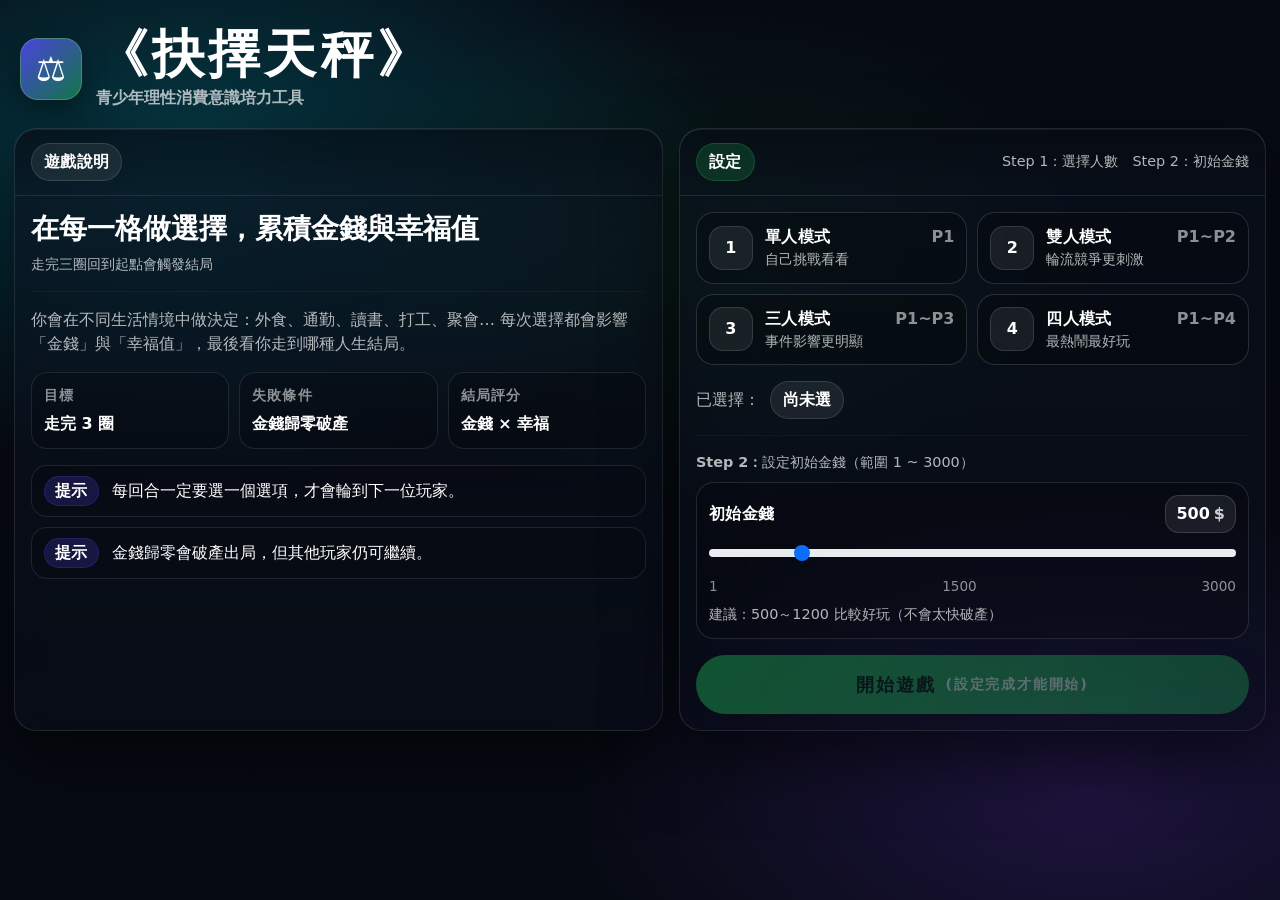
<file: index.html>
<!doctype html>
<html lang="zh-Hant">

<head>
  <meta charset="utf-8">
  <title>抉擇天秤｜開始</title>
  <meta name="viewport" content="width=device-width, initial-scale=1">
  <link href="./插件/bootstrap-5.3.3/dist/css/bootstrap.min.css" rel="stylesheet">
  <link rel="stylesheet" href="style.css">


  <link rel="stylesheet" href="./插件/fontswesome/fontawesome-free-6.6.0-web/css/all.min.css">
</head>

<body class="body_bg">
  <div class="page-wrap">
    <div class="hero">
      <div class="brand">
        <div class="brand-badge">⚖</div>
        <div>
          <div class="brand-title">《抉擇天秤》</div>
          <div class="brand-sub">青少年理性消費意識培力工具</div>
        </div>
      </div>
    </div>

    <div class="start-grid">
      <!-- 左：介紹 -->
      <div class="cardx">
        <div class="cardx-hd">
          <span class="pill">遊戲說明</span>
        </div>
        <div class="cardx-bd">
          <h3 class="h3 mb-2">在每一格做選擇，累積金錢與幸福值</h3>
          <div class="muted small mb-3">走完三圈回到起點會觸發結局</div>

          <hr class="soft-hr">

          <div class="muted mb-3">
            你會在不同生活情境中做決定：外食、通勤、讀書、打工、聚會…
            每次選擇都會影響「金錢」與「幸福值」，最後看你走到哪種人生結局。
          </div>

          <div class="mini-cards">
            <div class="mini">
              <div class="mini-t">目標</div>
              <div class="mini-v">走完 3 圈</div>
            </div>
            <div class="mini">
              <div class="mini-t">失敗條件</div>
              <div class="mini-v">金錢歸零破產</div>
            </div>
            <div class="mini">
              <div class="mini-t">結局評分</div>
              <div class="mini-v">金錢 × 幸福</div>
            </div>
          </div>

          <div class="tips mt-3">
            <div class="tip">
              <span class="tag">提示</span>
              每回合一定要選一個選項，才會輪到下一位玩家。
            </div>
            <div class="tip">
              <span class="tag">提示</span>
              金錢歸零會破產出局，但其他玩家仍可繼續。
            </div>
          </div>
        </div>
      </div>

      <!-- 右：設定 -->
      <div class="cardx">
        <div class="cardx-hd">
          <div class="d-flex align-items-center justify-content-between">
            <span class="pill pill-green">設定</span>
            <span class="muted small">Step 1：選擇人數　Step 2：初始金錢</span>
          </div>
        </div>

        <div class="cardx-bd">
          <div class="mode-grid mb-3" id="modeGrid">
            <button class="mode-btn" data-p="1">
              <div class="mode-num">1</div>
              <div>
                <div class="mode-title">單人模式</div>
                <div class="mode-sub">自己挑戰看看</div>
              </div>
              <div class="mode-tag">P1</div>
            </button>

            <button class="mode-btn" data-p="2">
              <div class="mode-num">2</div>
              <div>
                <div class="mode-title">雙人模式</div>
                <div class="mode-sub">輪流競爭更刺激</div>
              </div>
              <div class="mode-tag">P1~P2</div>
            </button>

            <button class="mode-btn" data-p="3">
              <div class="mode-num">3</div>
              <div>
                <div class="mode-title">三人模式</div>
                <div class="mode-sub">事件影響更明顯</div>
              </div>
              <div class="mode-tag">P1~P3</div>
            </button>

            <button class="mode-btn" data-p="4">
              <div class="mode-num">4</div>
              <div>
                <div class="mode-title">四人模式</div>
                <div class="mode-sub">最熱鬧最好玩</div>
              </div>
              <div class="mode-tag">P1~P4</div>
            </button>
          </div>

          <div class="select-row mb-3">
            <div class="muted">已選擇：</div>
            <div class="picked" id="pickedPlayers">尚未選</div>
          </div>

          <hr class="soft-hr">

          <div class="muted small mb-2">
            <strong>Step 2：</strong>設定初始金錢（範圍 1 ~ 3000）
          </div>

          <div class="money-box mb-3">
            <div class="money-hd mb-2">
              <div class="money-title">初始金錢</div>
              <div class="money-value"><span id="moneyVal">500</span><span class="money-unit">$</span></div>
            </div>

            <input type="range" class="form-range" min="1" max="3000" value="500" id="moneyRange">

            <div class="money-scale mt-1">
              <span>1</span>
              <span>1500</span>
              <span>3000</span>
            </div>

            <div class="muted small mt-2">建議：500～1200 比較好玩（不會太快破產）</div>
          </div>

          <button class="btn-start" id="btnStart" disabled>
            開始遊戲 <span class="small muted">(設定完成才能開始)</span>
          </button>
        </div>
      </div>
    </div>
  </div>

  <script src="./插件/jquery-3.7.1.min.js"></script>
  <script src="./插件/bootstrap-5.3.3/dist/js/bootstrap.bundle.min.js"></script>
  <script src="./lifegame.js?v=20260223"></script>
</body>

</html>
</file>
<file: style.css>
/* =========================
   人生棋局 - 共用樣式（暗色科技）
   ========================= */
:root{
  --brandA:#4f46e5;
  --brandB:#22c55e;
  --bg0:#050a15;
  --bg1:#0b1223;
  --card:rgba(255,255,255,.06);
  --card2:rgba(255,255,255,.08);
  --line:rgba(255,255,255,.10);
  --muted:rgba(255,255,255,.70);
  --muted2:rgba(255,255,255,.55);
  --shadow:0 20px 45px rgba(0,0,0,.35);
  --radius:22px;
}

*{ box-sizing:border-box; }
body.body_bg{
  min-height:100vh;
  background:
    radial-gradient(1200px 520px at 20% 10%, rgba(79,70,229,.25), transparent 60%),
    radial-gradient(900px 520px at 80% 90%, rgba(34,197,94,.16), transparent 55%),
    linear-gradient(180deg, var(--bg0), var(--bg1));
  color:#fff;
  overflow-x:hidden;
}

.page-wrap{
  padding:18px 14px;
  max-width:1400px;
  margin:0 auto;
}

.hero{ padding:10px 6px 18px; }

.brand{
  display:flex;
  align-items:center;
  gap:14px;
}
.brand-badge{
  width:46px;height:46px;
  border-radius:14px;
  display:grid;place-items:center;
  background:linear-gradient(135deg, rgba(79,70,229,.95), rgba(34,197,94,.50));
  border:1px solid rgba(255,255,255,.18);
  box-shadow:0 10px 26px rgba(0,0,0,.35);
  font-weight:900;
}
.brand-title{
  font-size:46px;
  line-height:1;
  font-weight:900;
  letter-spacing:.08em;
}
.brand.mini .brand-title{ font-size:30px; letter-spacing:.02em; }
.brand-sub{ margin-top:6px; color:var(--muted); font-weight:600; }

/* 卡片 */
.cardx{
  border-radius:var(--radius);
  border:1px solid rgba(255,255,255,.12);
  background:linear-gradient(180deg, rgba(255,255,255,.08), rgba(255,255,255,.04));
  box-shadow:var(--shadow);
  overflow:hidden;
}
.cardx-hd{
  padding:14px 16px;
  border-bottom:1px solid rgba(255,255,255,.10);
  background:linear-gradient(180deg, rgba(0,0,0,.18), rgba(0,0,0,0));
}
.cardx-bd{ padding:16px; }

.pill{
  display:inline-flex;
  align-items:center;
  gap:8px;
  padding:6px 12px;
  border-radius:999px;
  background:rgba(255,255,255,.08);
  border:1px solid rgba(255,255,255,.12);
  font-weight:800;
  letter-spacing:.02em;
}
.pill-green{
  background:rgba(34,197,94,.18);
  border-color:rgba(34,197,94,.24);
}

.muted{ color:var(--muted); }
.small{ font-size:.9rem; }
.soft-hr{ border-color:rgba(255,255,255,.12); }
.h3{ font-weight:900; margin:0; }

/* 開始頁 */
.start-grid{
  display:grid;
  grid-template-columns: 1.05fr .95fr;
  gap:16px;
  align-items:stretch;
}
@media (max-width: 1100px){
  .start-grid{ grid-template-columns: 1fr; }
  .brand-title{ font-size:40px; }
}
.mini-cards{
  display:grid;
  grid-template-columns: 1fr 1fr 1fr;
  gap:10px;
}
@media (max-width: 520px){
  .mini-cards{ grid-template-columns: 1fr; }
}
.mini{
  padding:12px;
  border-radius:16px;
  border:1px solid rgba(255,255,255,.10);
  background:rgba(0,0,0,.18);
}
.mini-t{ color:var(--muted2); font-weight:800; letter-spacing:.08em; font-size:.85rem; }
.mini-v{ font-weight:900; margin-top:6px; }

.tips .tip{
  padding:10px 12px;
  border-radius:16px;
  border:1px solid rgba(255,255,255,.10);
  background:rgba(0,0,0,.14);
  margin-top:10px;
}
.tips .tag{
  display:inline-block;
  padding:2px 10px;
  border-radius:999px;
  background:rgba(79,70,229,.22);
  border:1px solid rgba(79,70,229,.24);
  margin-right:8px;
  font-weight:900;
  letter-spacing:.02em;
}

.mode-grid{
  display:grid;
  grid-template-columns: 1fr 1fr;
  gap:10px;
}
@media (max-width: 520px){
  .mode-grid{ grid-template-columns: 1fr; }
}
.mode-btn{
  width:100%;
  text-align:left;
  padding:12px 12px;
  border-radius:18px;
  border:1px solid rgba(255,255,255,.14);
  background:rgba(0,0,0,.22);
  color:#fff;
  display:flex;
  align-items:center;
  gap:12px;
  position:relative;
  transition:transform .12s ease, border-color .12s ease, box-shadow .12s ease;
}
.mode-btn:hover{
  transform:translateY(-1px);
  border-color:rgba(34,197,94,.35);
  box-shadow:0 16px 36px rgba(0,0,0,.35);
}
.mode-btn.active{
  outline:2px solid rgba(34,197,94,.55);
  border-color:rgba(34,197,94,.35);
}
.mode-num{
  width:44px;height:44px;
  border-radius:14px;
  display:grid;place-items:center;
  font-weight:900;
  background:rgba(255,255,255,.08);
  border:1px solid rgba(255,255,255,.12);
}
.mode-title{ font-weight:900; letter-spacing:.02em; }
.mode-sub{ color:var(--muted); font-size:.9rem; }
.mode-tag{
  position:absolute;
  right:12px; top:12px;
  color:var(--muted2);
  font-weight:800;
}

.select-row{ display:flex; align-items:center; gap:10px; }
.picked{
  padding:6px 12px;
  border-radius:999px;
  border:1px solid rgba(255,255,255,.12);
  background:rgba(255,255,255,.08);
  font-weight:900;
}

.money-box{
  padding:12px 12px;
  border-radius:18px;
  border:1px solid rgba(255,255,255,.12);
  background:rgba(0,0,0,.18);
}
.money-hd{ display:flex; align-items:center; justify-content:space-between; gap:10px; }
.money-title{ font-weight:900; letter-spacing:.02em; }
.money-value{
  font-weight:900;
  padding:6px 10px;
  border-radius:14px;
  border:1px solid rgba(255,255,255,.14);
  background:rgba(255,255,255,.08);
}
.money-unit{ opacity:.8; margin-left:4px; }
.money-scale{ display:flex; justify-content:space-between; color:var(--muted2); font-size:.85rem; }

.btn-start{
  width:100%;
  border:0;
  border-radius:999px;
  padding:16px 18px;
  font-weight:900;
  letter-spacing:.1em;
  background:linear-gradient(90deg, rgba(34,197,94,.85), rgba(34,197,94,.65));
  box-shadow:0 18px 40px rgba(0,0,0,.35);
  color:#06210f;
  transition:filter .12s ease, transform .12s ease, opacity .12s ease;
}
.btn-start:hover{ filter:brightness(1.03); transform:translateY(-1px); }
.btn-start:disabled{ opacity:.45; cursor:not-allowed; transform:none; }

.dice-box{
  display:inline-grid;
  place-items:center;
  width:36px;height:36px;
  border-radius:12px;
  margin-left:10px;
  background:rgba(255,255,255,.10);
  border:1px solid rgba(255,255,255,.16);
  font-weight:900;
}

/* 遊戲棋盤：外框走一圈 */
.board-area{
  position:relative;
  width:100%;
  aspect-ratio: 16/10;
  min-height:320px;
  max-height:80vh;
  border-radius:22px;
  background:rgba(0,0,0,.18);
  border:1px solid rgba(255,255,255,.10);
  overflow:hidden;
}

/* 格子（沒有再包一層框） */
.cell{
  position:absolute;
  width:80px;
  height:64px;
  border-radius:16px;
  border:1px solid rgba(255,255,255,.16);
  background:rgba(255,255,255,.06);
  display:flex;
  flex-direction:column;
  gap:2px;
  align-items:center;
  justify-content:center;
  text-align:center;
  padding:8px;
  font-weight:900;
  letter-spacing:.02em;
  user-select:none;
}
.cell.start{ outline:2px solid rgba(34,197,94,.55); }
.cell.special{ outline:2px solid rgba(79,70,229,.55); }

/* 棋子點點 */
.token{
  position:absolute;
  width:10px;height:10px;
  border-radius:50%;
  border:1px solid rgba(255,255,255,.65);
  box-shadow:0 8px 14px rgba(0,0,0,.35);
  transform:translate(-50%,-50%);
}

.logbox{
  min-height:90px;
  border-radius:18px;
  border:1px solid rgba(255,255,255,.12);
  background:rgba(0,0,0,.16);
  padding:10px 12px;
  color:var(--muted);
  font-weight:700;
}

.token{
  position:absolute;
  width:18px;height:18px;
  border-radius:50%;
  border:2px solid rgba(255,255,255,.92);
  box-shadow:
    0 10px 18px rgba(0,0,0,.45),
    0 0 0 3px rgba(255,255,255,.10),
    0 0 14px rgba(255,255,255,.14);
  transform:translate(-50%,-50%);
  transition: left .45s cubic-bezier(.2,.8,.2,1), top .45s cubic-bezier(.2,.8,.2,1), transform .15s ease;
  z-index: 5;
  pointer-events:none;
}
/* 棋子內的小號碼（可辨識是哪位玩家） */
.token::after{
  content: attr(data-p);
  position:absolute;
  inset:0;
  display:grid;
  place-items:center;
  font-weight:900;
  font-size:11px;
  color:#04110a;
}
@media (max-width: 768px){
  .token{ width:16px; height:16px; }
  .token::after{ font-size:10px; }
}
/* ===========================
   動畫效果（擲骰 / 走格子）
   =========================== */
@keyframes diceShake{
  0%{ transform: translateY(0) rotate(0deg); }
  15%{ transform: translateY(-2px) rotate(-6deg); }
  30%{ transform: translateY(1px) rotate(6deg); }
  45%{ transform: translateY(-2px) rotate(-6deg); }
  60%{ transform: translateY(1px) rotate(6deg); }
  75%{ transform: translateY(-1px) rotate(-3deg); }
  100%{ transform: translateY(0) rotate(0deg); }
}
@keyframes diceRoll{
  0%{ transform: scale(1); filter:brightness(1); }
  50%{ transform: scale(1.08); filter:brightness(1.12); }
  100%{ transform: scale(1); filter:brightness(1); }
}
.btn-start.rolling{ animation: diceRoll .55s ease; }
.btn-start.rolling .dice-box{ animation: diceShake .55s ease; }

.cell.step{
  outline: 2px solid rgba(34,197,94,.65);
  box-shadow: 0 0 0 4px rgba(34,197,94,.10), 0 0 22px rgba(34,197,94,.18);
}
.cell.landing{
  outline: 2px solid rgba(255,255,255,.70);
  box-shadow: 0 0 0 5px rgba(255,255,255,.10), 0 0 26px rgba(255,255,255,.22);
}

/* ===========================
   骰子點數顯示（用點點，不用文字）
   =========================== */
.dice-box{
  position: relative;
  display:inline-grid;
  place-items:center;
  width:38px;height:38px;
  border-radius:12px;
  margin-left:10px;
  background:rgba(255,255,255,.10);
  border:1px solid rgba(255,255,255,.18);
  overflow:hidden;
}
.dice-face{
  width:100%;
  height:100%;
  display:grid;
  grid-template-columns: repeat(3, 1fr);
  grid-template-rows: repeat(3, 1fr);
  gap:2px;
  padding:6px;
}
.pip{
  width:6px;height:6px;
  border-radius:50%;
  background:rgba(255,255,255,.92);
  box-shadow:0 0 10px rgba(255,255,255,.18);
  opacity:0;
}
.pip.on{ opacity:1; }
@media (max-width: 768px){
  .dice-box{ width:34px;height:34px; border-radius:11px; }
  .dice-face{ padding:5px; gap:2px; }
  .pip{ width:5px;height:5px; }
}

/* ===========================
   手機 / 平板響應式優化
   =========================== */
@media (max-width: 768px){
  .page-wrap{ padding:10px 8px; }
  .brand-title{ font-size:26px; }
  .brand.mini .brand-title{ font-size:22px; }

  .board-area{
    aspect-ratio: 1/1;
    min-height:280px;
    max-height:70vh;
  }

  .cell{
    font-size:12px;
    border-radius:10px;
    padding:6px;
    letter-spacing:.04em;
  }

  .cardx{ border-radius:16px; }
  .btn-start{ padding:14px; font-size:14px; }

  .mini-cards{ grid-template-columns:1fr; }
  .mode-grid{ grid-template-columns:1fr; }
}

/* ✅ 擲骰子按鈕置中（文字+骰子一起置中） */
.btn-start{
  display:flex;
  align-items:center;
  justify-content:center;
  gap:10px;
}

/* ✅ 擲骰子字放大 */
.btn-start{
  font-size:18px;
  font-weight:900;
}
@media (max-width: 768px){
  .btn-start{ font-size:16px; }
}

/* ✅ 輪到誰骰：他棋子所在格子高亮 */
.cell.turn{
  outline: 2px solid rgba(34,197,94,.85);
  box-shadow: 0 0 0 6px rgba(34,197,94,.12), 0 0 28px rgba(34,197,94,.22);
}

/* ✅ 初始骰子圖示顯示更清楚 */
.dice-box i{
  font-size:20px;
  color:rgba(255,255,255,.92);
  text-shadow:0 0 14px rgba(255,255,255,.18);
}

.dice-fallback{font-size:18px; opacity:.35; margin-left:-18px; filter:blur(.1px);}

/* ✅ 玩家狀態水平排列 */
.player-status-horizontal{
  display:flex;
  flex-wrap:wrap;
  gap:14px;
}
.player-status-horizontal .player-card{
  flex:1 1 220px;
}
@media (max-width:768px){
  .player-status-horizontal{
    flex-direction:column;
  }
}


/* ===========================
   ✅ 玩家狀態：專業版型（水平卡片 Grid）
   - 桌機：自動多欄（最小 240px）
   - 平板：2 欄
   - 手機：1 欄
   - 目前回合卡：外框發光
   =========================== */
#playersPanel .players-grid{
  display:grid;
  grid-template-columns: repeat(auto-fit, minmax(240px, 1fr));
  gap:14px;
}
@media (max-width: 992px){
  #playersPanel .players-grid{
    grid-template-columns: repeat(2, minmax(0, 1fr));
  }
}
@media (max-width: 576px){
  #playersPanel .players-grid{
    grid-template-columns: 1fr;
  }
}

#playersPanel .player-card{
  padding:12px 14px;
  border-radius:18px;
  border:1px solid rgba(255,255,255,.12);
  background: linear-gradient(180deg, rgba(255,255,255,.06), rgba(0,0,0,.10));
  box-shadow: 0 10px 26px rgba(0,0,0,.22);
  overflow:hidden;
  position:relative;
}

#playersPanel .player-card.is-out{
  opacity:.55;
  filter:saturate(.8);
}

#playersPanel .player-card.is-active{
  border-color: rgba(34,197,94,.45);
  box-shadow: 0 0 0 6px rgba(34,197,94,.10), 0 16px 34px rgba(0,0,0,.28);
}

#playersPanel .player-top{
  display:flex;
  align-items:center;
  justify-content:space-between;
  gap:10px;
}

#playersPanel .player-name{
  font-weight:900;
  letter-spacing:.03em;
}

#playersPanel .dot{
  width:12px;height:12px;border-radius:50%;
  border:1px solid rgba(255,255,255,.55);
  flex:0 0 auto;
}

#playersPanel .kv{
  display:flex;
  flex-wrap:wrap;
  gap:10px 12px;
  margin-top:10px;
}

#playersPanel .pill-kv{
  display:inline-flex;
  align-items:center;
  gap:8px;
  padding:4px 10px;
  border-radius:999px;
  border:1px solid rgba(255,255,255,.12);
  background:rgba(255,255,255,.06);
  font-weight:800;
  font-size:13px;
}

#playersPanel .pill-kv b{
  font-weight:900;
  color:#fff;
}

#playersPanel .money{
  border-color: rgba(34,197,94,.28);
  background: rgba(34,197,94,.14);
  color:#d1fae5;
}


/* ===============================
   ✅ 科技感炫光版（Neon / Cyber Glow）
   =============================== */
:root{
  --neoA:#00e5ff;
  --neoB:#7c3aed;
  --neoC:#22c55e;
  --neoR:#ff3d71;
  --panel: rgba(10, 16, 28, .62);
  --panel2: rgba(10, 16, 28, .38);
  --glowA: 0 0 18px rgba(0,229,255,.45);
  --glowB: 0 0 18px rgba(124,58,237,.45);
}

body.body_bg{
  background:
    radial-gradient(900px 520px at 15% 18%, rgba(0,229,255,.22), transparent 60%),
    radial-gradient(900px 520px at 85% 88%, rgba(124,58,237,.20), transparent 58%),
    radial-gradient(680px 420px at 55% 28%, rgba(34,197,94,.10), transparent 60%),
    linear-gradient(180deg, #060a12, #070b14 50%, #060a12);
}

.page-card, .cardx, .panel-card, .glassCard, .modalCard{
  background: linear-gradient(180deg, var(--panel), var(--panel2));
  border: 1px solid rgba(255,255,255,.10);
  box-shadow:
    0 26px 70px rgba(0,0,0,.55),
    inset 0 1px 0 rgba(255,255,255,.08);
  backdrop-filter: blur(12px);
  position: relative;
}

.page-card::before, .cardx::before, .panel-card::before, .glassCard::before, .modalCard::before{
  content:"";
  position:absolute; inset:-1px;
  border-radius: inherit;
  padding: 1px;
  background: linear-gradient(120deg, rgba(0,229,255,.55), rgba(124,58,237,.55), rgba(34,197,94,.30));
  -webkit-mask:
    linear-gradient(#000 0 0) content-box,
    linear-gradient(#000 0 0);
  -webkit-mask-composite: xor;
  mask-composite: exclude;
  pointer-events:none;
  opacity:.55;
}

button, .btn, .pill, .soft-btn{
  transition: transform .12s ease, filter .12s ease, box-shadow .12s ease;
}
button:hover, .btn:hover, .pill:hover, .soft-btn:hover{
  transform: translateY(-1px);
  filter: brightness(1.06);
}

#btnRoll{
  background: linear-gradient(135deg, rgba(0,229,255,.20), rgba(34,197,94,.18));
  border: 1px solid rgba(0,229,255,.28);
  box-shadow: var(--glowA);
  position: relative;
  overflow: hidden;
}
#btnRoll::after{
  content:"";
  position:absolute; inset:-60% -40%;
  background: radial-gradient(circle, rgba(0,229,255,.25), transparent 55%);
  transform: translateX(-40%);
  animation: neoSweep 2.8s linear infinite;
  pointer-events:none;
}
@keyframes neoSweep{
  0%{ transform: translateX(-55%); opacity:.25;}
  50%{ opacity:.45;}
  100%{ transform: translateX(55%); opacity:.25;}
}

/* ====== 格子炫光 ====== */
.cell, .tile{
  border: 1px solid rgba(255,255,255,.12);
  background: rgba(255,255,255,.06);
  box-shadow: inset 0 1px 0 rgba(255,255,255,.08);
}
.cell.start, .tile.start{
  border-color: rgba(34,197,94,.35);
  box-shadow: 0 0 18px rgba(34,197,94,.35), inset 0 1px 0 rgba(255,255,255,.10);
}
.cell.chance, .tile.chance{
  border-color: rgba(0,229,255,.45);
  box-shadow: 0 0 20px rgba(0,229,255,.35), inset 0 1px 0 rgba(255,255,255,.10);
  background: linear-gradient(180deg, rgba(0,229,255,.10), rgba(255,255,255,.05));
}
.cell.destiny, .tile.destiny{
  border-color: rgba(124,58,237,.45);
  box-shadow: 0 0 20px rgba(124,58,237,.35), inset 0 1px 0 rgba(255,255,255,.10);
  background: linear-gradient(180deg, rgba(124,58,237,.12), rgba(255,255,255,.05));
}

/* icon 更亮 */
.tIcon, .cellIcon, .tileIcon{
  filter: drop-shadow(0 0 10px rgba(0,229,255,.35));
}

/* 圖表底更像 HUD */
#rsCanvas{
  width: 100%;
  height: 380px;
  background: rgba(0,0,0,.14);
  border-radius: 14px;
  border: 1px solid rgba(255,255,255,.10);
  box-shadow: inset 0 1px 0 rgba(255,255,255,.06);
}


/* ✅ 擲骰子文字更清楚 */
#btnRoll, #btnRoll *{
  color: rgba(255,255,255,.96) !important;
  font-weight: 900 !important;
  letter-spacing: .6px;
  text-shadow:
    0 2px 10px rgba(0,0,0,.65),
    0 0 14px rgba(0,229,255,.28);
}


/* ✅ 隱藏提示字（避免畫面出現『格子直接定位...』） */
.boardHint, .board-hint, .hintText, .boardNote{
  display:none !important;
}


/* 🌌 星空背景層 */
#starfield {
    position: fixed;
    top: 0;
    left: 0;
    z-index: -1;
    background: radial-gradient(ellipse at bottom, #050b18 0%, #02040a 100%);
}


/* ===== 最終穩定版：滿版棋盤 + 中央操作 ===== */
@media (min-width: 992px){
  .game-main,
  .game-players{
    flex: 0 0 100%;
    max-width: 100%;
  }
  .game-side{ display:none; }
  .page-wrap{ max-width: 1680px; }
  .board-area{
    height: min(72vh, 760px);
    min-height: 560px;
    max-height: none;
    aspect-ratio: auto;
  }
}

.board-hud{
  position:absolute;
  inset:0;
  z-index:20;
  pointer-events:none;
}
.board-hud-main{
  position:absolute;
  left:50%;
  top:50%;
  transform:translate(-50%,-50%);
  width:min(360px, 42vw);
  display:flex;
  flex-direction:column;
  align-items:center;
  gap:12px;
  pointer-events:none;
}
.board-turn-card,
.board-roll-card,
.board-log-card{ pointer-events:auto; }
.board-turn-card{
  width:100%;
  padding:14px 18px;
  border-radius:24px;
  background:linear-gradient(180deg, rgba(7,14,30,.88), rgba(3,9,20,.82));
  border:1px solid rgba(0,229,255,.24);
  box-shadow:0 16px 34px rgba(0,0,0,.32), 0 0 24px rgba(0,229,255,.10);
  backdrop-filter: blur(8px);
}
.board-turn-card #turnStatus{ margin:0; }
.board-roll-card{ display:flex; justify-content:center; }
.board-roll-card #btnRoll{
  width:auto;
  min-width:220px;
  font-size:18px;
  padding:14px 24px;
  border-radius:999px;
  box-shadow:0 14px 34px rgba(0,0,0,.34), 0 0 20px rgba(0,229,255,.16);
}
.board-log-card{
  position:absolute;
  left:50%;
  bottom:16px;
  transform:translateX(-50%);
  width:min(760px, calc(100% - 40px));
  pointer-events:none;
}
.board-log-card #logBox{
  min-height:72px;
  display:flex;
  align-items:center;
  justify-content:center;
  text-align:center;
  padding:14px 18px;
  background:linear-gradient(180deg, rgba(8,12,28,.82), rgba(4,8,18,.78));
  border:1px solid rgba(255,255,255,.10);
  box-shadow:0 10px 24px rgba(0,0,0,.28);
}

.cell{
  border-radius:20px;
  padding:10px;
  gap:6px;
}
.cell .cell-ic{
  font-size:26px;
  line-height:1;
}
.cell .cell-t{
  font-size:18px;
  line-height:1.12;
  text-shadow:0 2px 10px rgba(0,0,0,.45);
}
@media (max-width: 991.98px){
  .cell .cell-ic{ font-size:22px; }
  .cell .cell-t{ font-size:15px; }
}


/* ===== V2：玩家資訊與擲骰子左右排列，訊息不擋格子 ===== */
@media (min-width: 992px){
  .board-hud-main{
    top:52%;
    width:min(760px, 74vw);
    flex-direction:row;
    justify-content:center;
    align-items:center;
    gap:18px;
  }
  .board-turn-card{
    width:min(420px, 42vw);
    padding:12px 16px;
  }
  .board-roll-card{
    flex:0 0 auto;
    align-self:center;
  }
  .board-roll-card #btnRoll{
    min-width:180px;
    font-size:16px;
    padding:12px 20px;
  }
  .board-log-below{
    margin-top:14px;
  }
  .board-log-below #logBox{
    min-height:60px;
    display:flex;
    align-items:center;
    justify-content:center;
    text-align:center;
    padding:12px 16px;
    background:linear-gradient(180deg, rgba(8,12,28,.82), rgba(4,8,18,.78));
    border:1px solid rgba(255,255,255,.10);
    box-shadow:0 10px 24px rgba(0,0,0,.28);
  }
  .board-log-card{ display:none !important; }
  .cell .cell-ic{ font-size:24px; }
  .cell .cell-t{ font-size:16px; }
}


/* ===== V3：圖案放大、玩家資訊卡縮小、訊息放到擲骰子下方 ===== */
@media (min-width: 992px){
  .board-hud-main{
    top:52%;
    width:min(760px, 74vw);
    flex-direction:row;
    justify-content:center;
    align-items:center;
    gap:18px;
  }

  /* 玩家資訊卡縮小（卡片縮小，不是文字縮小） */
  .board-turn-card{
    width:min(330px, 34vw);
    padding:10px 14px;
  }

  /* 右側擲骰子與訊息直向排列 */
  .board-roll-stack{
    width:min(300px, 28vw);
    display:flex;
    flex-direction:column;
    align-items:center;
    gap:12px;
    flex:0 0 auto;
  }

  .board-roll-card{
    width:100%;
    display:flex;
    justify-content:center;
    align-items:center;
  }

  .board-roll-card #btnRoll{
    min-width:210px;
    font-size:16px;
    padding:12px 20px;
  }

  /* 訊息框放到擲骰子正下方，不重疊 */
  .board-log-under-roll{
    width:100%;
    display:block;
  }

  .board-log-under-roll #logBox{
    min-height:72px;
    width:100%;
    display:flex;
    align-items:center;
    justify-content:center;
    text-align:center;
    padding:12px 14px;
    background:linear-gradient(180deg, rgba(8,12,28,.86), rgba(4,8,18,.82));
    border:1px solid rgba(255,255,255,.10);
    box-shadow:0 10px 24px rgba(0,0,0,.28);
    border-radius:20px;
    font-size:14px;
    line-height:1.45;
  }

  .board-log-card,
  .board-log-below{
    display:none !important;
  }

  /* 圖案放大、文字不要太大，避免擋格子 */
  .cell{
    padding:8px;
    gap:4px;
  }
  .cell .cell-ic{
    font-size:32px !important;
    line-height:1;
  }
  .cell .cell-t{
    font-size:13px !important;
    line-height:1.08;
    font-weight:900;
  }
}

/* 棋子移動慢一點，畫面更清楚 */
.token{
  transition: left .7s cubic-bezier(.2,.8,.2,1), top .7s cubic-bezier(.2,.8,.2,1), transform .15s ease;
}

/* 小螢幕也避免字太大 */
@media (max-width: 991.98px){
  .cell .cell-ic{
    font-size:26px !important;
  }
  .cell .cell-t{
    font-size:12px !important;
  }
}

/* ===== V10 滿分版：保留以前格子圖案、放大秤子、玩家資訊單一卡片 ===== */

/* LOGO 左邊秤子放大 */
.brand-badge{
  width:62px !important;
  height:62px !important;
  border-radius:18px !important;
}
.brand-badge{
  font-size:34px !important;
  line-height:1 !important;
}
.brand-title{
  font-size:52px !important;
}
.brand.mini .brand-title{
  font-size:34px !important;
}

/* 玩家資訊只保留外層卡片，不要內層第二個框線 */
#turnStatus{
  border:none !important;
  box-shadow:none !important;
  outline:none !important;
  background:transparent !important;
  padding:0 !important;
  margin:0 !important;
  border-radius:0 !important;
}

/* 玩家資訊卡縮小一點，不要占兩個格子寬 */
@media (min-width: 992px){
  .board-hud-main{
    width:min(700px, 68vw) !important;
    gap:16px !important;
  }

  .board-turn-card{
    width:min(300px, 30vw) !important;
    padding:12px 14px !important;
    border-radius:22px !important;
  }

  .board-roll-stack{
    width:min(280px, 26vw) !important;
  }

  .board-roll-card #btnRoll{
    min-width:200px !important;
  }

  .board-log-under-roll #logBox{
    min-height:82px !important;
    font-size:15px !important;
    line-height:1.5 !important;
  }
}

/* 格子維持以前圖案，字稍微清楚一點 */
.cell{
  padding:8px !important;
  gap:4px !important;
}
.cell .cell-ic{
  font-size:32px !important;
  line-height:1 !important;
}
.cell .cell-t{
  font-size:14px !important;
  line-height:1.08 !important;
  font-weight:900 !important;
  text-shadow:0 2px 8px rgba(0,0,0,.42) !important;
}

@media (max-width: 991.98px){
  .cell .cell-ic{
    font-size:26px !important;
  }
  .cell .cell-t{
    font-size:12px !important;
  }
  .brand-badge{
    width:56px !important;
    height:56px !important;
    font-size:30px !important;
  }
}
</file>
